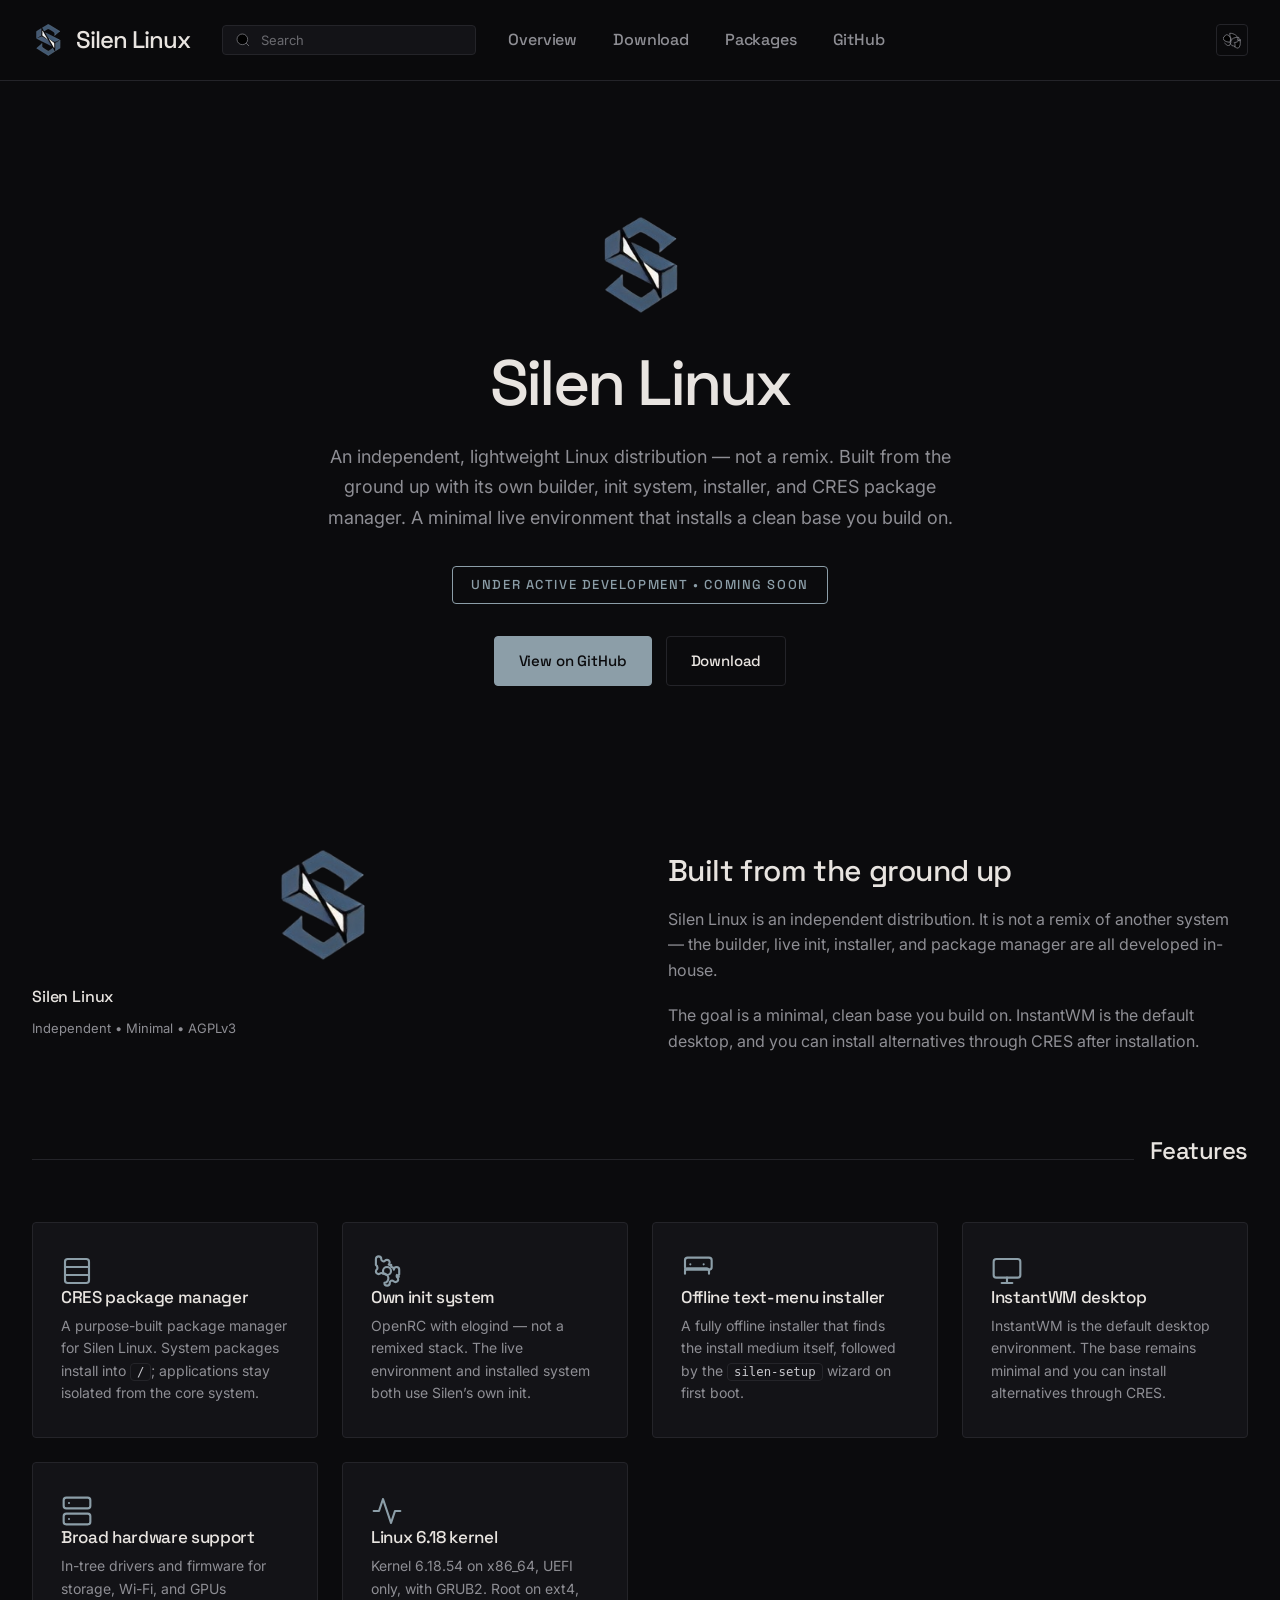
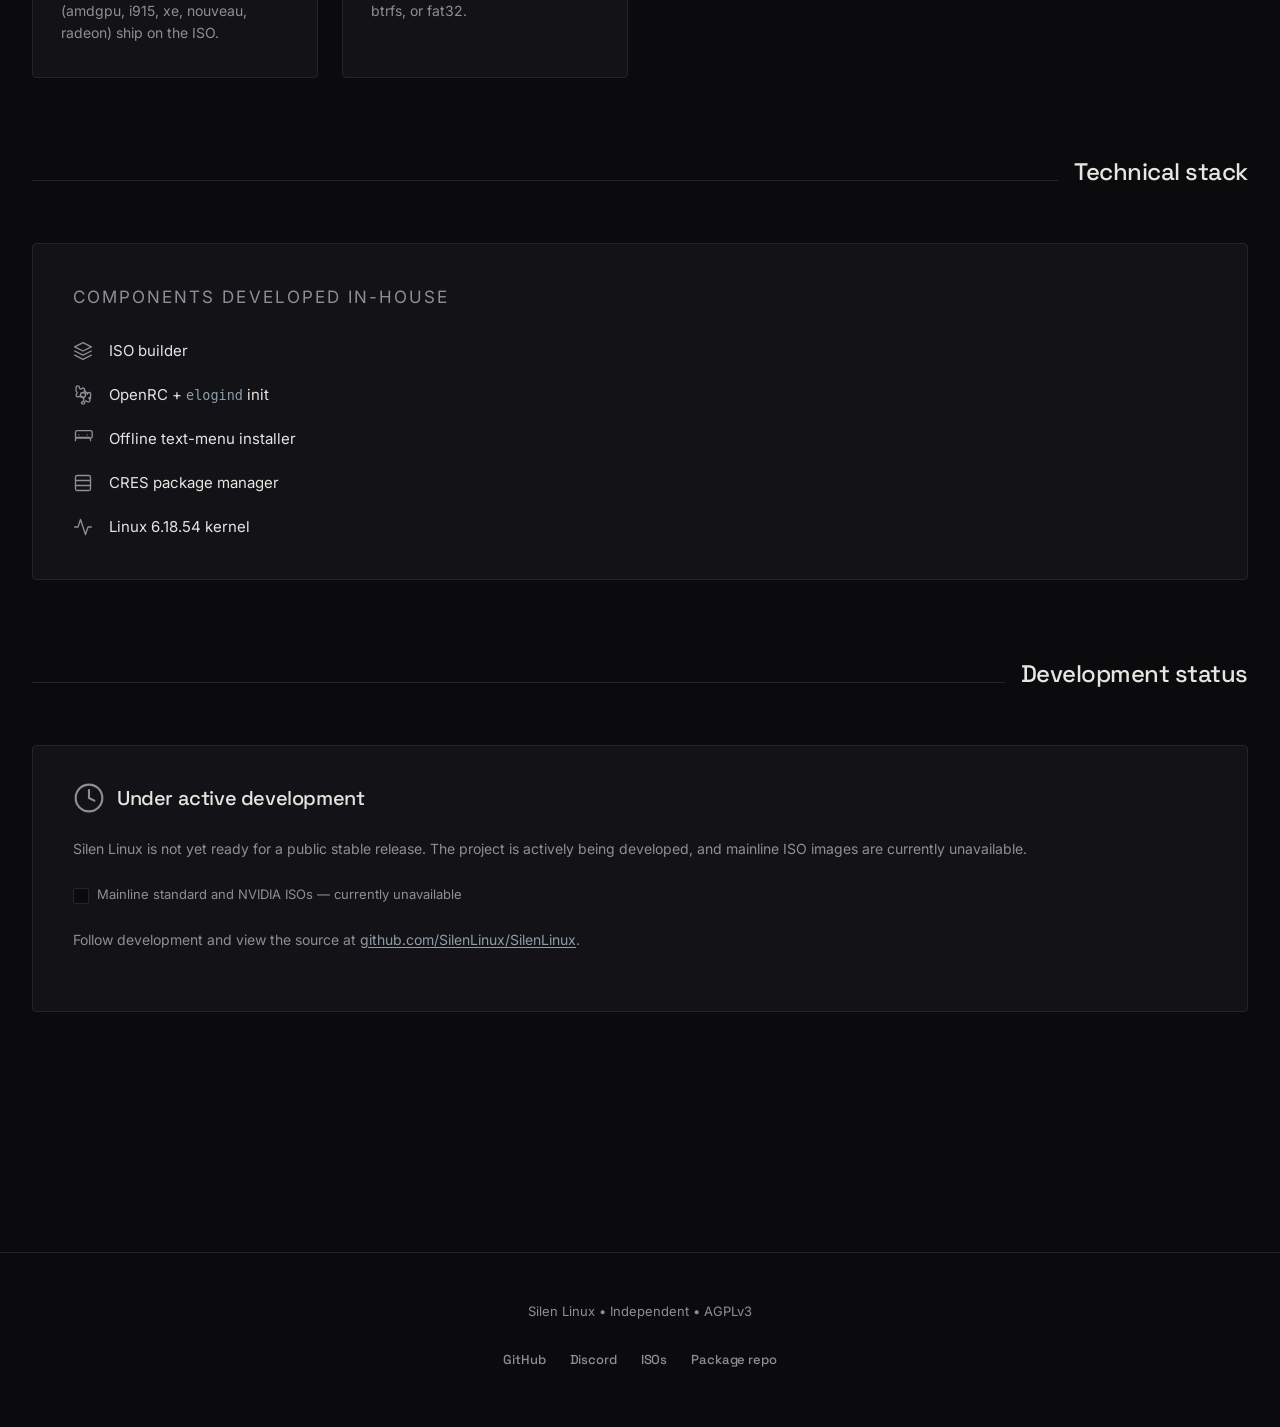
<file: index.html>
<!DOCTYPE html>
<html lang="en">
<head>
    <link rel="preconnect" href="https://fonts.googleapis.com">
    <link rel="preconnect" href="https://fonts.gstatic.com" crossorigin>
    <link href="https://fonts.googleapis.com/css2?family=Inter:wght@400;500&family=Space+Grotesk:wght@400;500&display=swap" rel="stylesheet">
    <meta charset="UTF-8">
    <meta name="viewport" content="width=device-width, initial-scale=1.0">
    <title>Silen Linux - an independent Linux distribution in development</title>
    <meta name="description" content="Silen Linux is an independent, lightweight Linux distribution under active development. Not a remix - built from the ground up with its own builder, init system, installer, and CRES package manager.">
    <link rel="icon" href="favicon.png" type="image/png">
    <link rel="stylesheet" href="styles.css?v=8">
</head>
<body>

<div class="header">
    <div class="header-inner">
        <a class="brand" href="index.html">
            <img src="silen_logo_preffered.png" alt="Silen Linux logo">
            <h1>Silen Linux</h1>
        </a>
        <div class="nav-search">
            <svg viewBox="0 0 24 24"><circle cx="11" cy="11" r="8"/><path d="M21 21l-4.35-4.35"/></svg>
            <input type="text" placeholder="Search">
        </div>
        <nav id="main-nav">
            <a href="index.html">Overview</a>
            <a href="get.html">Download</a>
            <a href="packages.html">Packages</a>
            <a href="github.html">GitHub</a>
        </nav>
        <div class="nav-icons">
            <a href="https://github.com/SilenLinux/SilenLinux" target="_blank" rel="noopener" aria-label="GitHub">
                <svg viewBox="0 0 24 24"><path d="M9 19c-5 1.5-5-2.5-7-3m14 6v-3.87a3.37 3.37 0 0 0-.94-2.61c3.14-.35 6.44-1.54 6.44-4.77 0-0.84-.23-1.55-.55-2.22A11.7 11.7 0 0 0 9 15c-3.42-.23-6.5-1.43-7.83-2.84a9.17 9.17 0 0 0-1.13-2.73C2.29 7.46 3 5 4.42 5c1.07 0 2.12.28 2.94.71A11.25 11.25 0 0 1 9 19m14-6v3.87c0 2.19-.88 4.3-2.36 5.76A3.35 3.35 0 0 1 16.41 21a10 10 0 0 0-4.5-1.44c-1.7-1.44-2.54-3.65-2.25-5.76 0-1.5.37-2.86 1.05-4A11.7 11.7 0 0 1 9 3c2.86 0 5.6.87 7.83 2.49A16 16 0 0 1 20 9c0 1.2-.21 2.34-.67 3.37A10 10 0 0 0 23 13c0-.73-.09-1.45-.23-2.12A3.36 3.36 0 0 0 23 13z"/></svg>
            </a>
            <button class="mobile-menu-btn" aria-label="Toggle menu" aria-expanded="false"><svg class="icon icon-md" viewBox="0 0 24 24"><line x1="4" y1="7" x2="20" y2="7"/><line x1="4" y1="12" x2="20" y2="12"/><line x1="4" y1="17" x2="20" y2="17"/></svg></button>
        </div>
    </div>
</div>

<div class="page">

    <!-- Hero -->
    <section class="hero">
        <img src="silen_logo_preffered.png" alt="Silen Linux logo" class="hero-logo">
        <h1>Silen Linux</h1>
        <p>An independent, lightweight Linux distribution &mdash; not a remix. Built from the ground up with its own builder, init system, installer, and CRES package manager. A minimal live environment that installs a clean base you build on.</p>
        <div class="coming-soon">Under active development &bull; Coming soon</div>
        <div class="actions">
            <a class="btn btn-primary" href="https://github.com/SilenLinux/SilenLinux" target="_blank" rel="noopener">View on GitHub</a>
            <a class="btn btn-outline" href="get.html">Download</a>
        </div>
    </section>

    <!-- Introduction -->
    <section class="intro">
        <div class="intro-brand">
            <img src="silen_logo_preffered.png" alt="Silen Linux logo" class="intro-logo">
            <div style="font-family:'Space Grotesk',sans-serif; font-size:16px; font-weight:500; letter-spacing:-0.01em; color:var(--text);">
                Silen Linux
            </div>
            <p style="font-size:13px; color:var(--text-muted); margin-top:8px;">Independent &bull; Minimal &bull; AGPLv3</p>
        </div>
        <div class="intro-text">
            <h2>Built from the ground up</h2>
            <p>Silen Linux is an independent distribution. It is not a remix of another system &mdash; the builder, live init, installer, and package manager are all developed in-house.</p>
            <p>The goal is a minimal, clean base you build on. InstantWM is the default desktop, and you can install alternatives through CRES after installation.</p>
        </div>
    </section>

    <!-- Features -->
    <section class="section">
        <div class="section-header">
            <div class="section-divider"></div>
            <h2 class="section-title">Features</h2>
        </div>
        <div class="features-grid">
            <div class="feature">
                <svg class="icon icon-lg icon-accent" viewBox="0 0 24 24"><rect x="3" y="3" width="18" height="18" rx="2"/><path d="M3 9h18M3 15h18"/></svg>
                <div class="feature-content">
                    <h3>CRES package manager</h3>
                    <p>A purpose-built package manager for Silen Linux. System packages install into <code>/</code>; applications stay isolated from the core system.</p>
                </div>
            </div>
            <div class="feature">
                <svg class="icon icon-lg icon-accent" viewBox="0 0 24 24"><circle cx="12" cy="12" r="3"/><path d="M19.4 15a1.65 1.65 0 0 0 .33 1.82l.06.06a2 2 0 0 1 0 2.83 2 2 0 0 1-2.83 0l-.06-.06a1.65 1.65 0 0 0-1.82-.33 1.65 1.65 0 0 0-1 1.51V21a2 2 0 0 1-2 2 2 2 0 0 1-2-2v-.09A1.65 1.65 0 0 0 9 14a1.65 1.65 0 0 0-1.82-.33l-.06.06a2 2 0 0 1-2.83 0 2 2 0 0 1 0-2.83l.06-.06a1.65 1.65 0 0 0 .33-1.82 1.65 1.65 0 0 0-1-1.51V3a2 2 0 0 1 2-2 2 2 0 0 1 2 2v.09a1.65 1.65 0 0 0 1 1.51 1.65 1.65 0 0 0 1.82-.33l.06-.06a2 2 0 0 1 2.83 0 2 2 0 0 1 0 2.83l-.06.06a1.65 1.65 0 0 0 1.82.33V9a2 2 0 0 1 2 2 2 2 0 0 1 2-2 2 2 0 0 1 2 2v3.5a1.65 1.65 0 0 0-.33 1.82z"/></svg>
                <div class="feature-content">
                    <h3>Own init system</h3>
                    <p>OpenRC with elogind &mdash; not a remixed stack. The live environment and installed system both use Silen&rsquo;s own init.</p>
                </div>
            </div>
            <div class="feature">
                <svg class="icon icon-lg icon-accent" viewBox="0 0 24 24"><path d="M21 14v-2a2 2 0 0 0-2-2H5a2 2 0 0 0-2 2v2"/><line x1="7" y1="7" x2="7" y2="7"/><line x1="17" y1="7" x2="17" y2="7"/><path d="M3 11h18a2 2 0 0 0 2-2v-5a2 2 0 0 0-2-2H5a2 2 0 0 0-2 2v5a2 2 0 0 0 2 2"/></svg>
                <div class="feature-content">
                    <h3>Offline text-menu installer</h3>
                    <p>A fully offline installer that finds the install medium itself, followed by the <code>silen-setup</code> wizard on first boot.</p>
                </div>
            </div>
            <div class="feature">
                <svg class="icon icon-lg icon-accent" viewBox="0 0 24 24"><rect x="2" y="3" width="20" height="14" rx="2" ry="2"/><line x1="8" y1="21" x2="16" y2="21"/><line x1="12" y1="17" x2="12" y2="21"/></svg>
                <div class="feature-content">
                    <h3>InstantWM desktop</h3>
                    <p>InstantWM is the default desktop environment. The base remains minimal and you can install alternatives through CRES.</p>
                </div>
            </div>
            <div class="feature">
                <svg class="icon icon-lg icon-accent" viewBox="0 0 24 24"><rect x="2" y="2" width="20" height="8" rx="2" ry="2"/><rect x="2" y="14" width="20" height="8" rx="2" ry="2"/><line x1="6" y1="6" x2="6.01" y2="6"/><line x1="6" y1="18" x2="6.01" y2="18"/></svg>
                <div class="feature-content">
                    <h3>Broad hardware support</h3>
                    <p>In-tree drivers and firmware for storage, Wi-Fi, and GPUs (amdgpu, i915, xe, nouveau, radeon) ship on the ISO.</p>
                </div>
            </div>
            <div class="feature">
                <svg class="icon icon-lg icon-accent" viewBox="0 0 24 24"><polyline points="22 12 18 12 15 21 9 3 6 12 2 12"/></svg>
                <div class="feature-content">
                    <h3>Linux 6.18 kernel</h3>
                    <p>Kernel 6.18.54 on x86_64, UEFI only, with GRUB2. Root on ext4, btrfs, or fat32.</p>
                </div>
            </div>
        </div>
    </section>

    <!-- Architecture / Stack -->
    <section class="section">
        <div class="section-header">
            <div class="section-divider"></div>
            <h2 class="section-title">Technical stack</h2>
        </div>
        <div class="stack">
            <div class="stack-title">Components developed in-house</div>
            <div class="stack-items">
                <div class="stack-item">
                    <svg class="icon" viewBox="0 0 24 24"><path d="M12 2L2 7l10 5 10-5-10-5zM2 17l10 5 10-5M2 12l10 5 10-5"/></svg>
                    <span>ISO builder</span>
                </div>
                <div class="stack-item">
                    <svg class="icon" viewBox="0 0 24 24"><circle cx="12" cy="12" r="3"/><path d="M19.4 15a1.65 1.65 0 0 0 .33 1.82l.06.06a2 2 0 0 1 0 2.83 2 2 0 0 1-2.83 0l-.06-.06a1.65 1.65 0 0 0-1.82-.33 1.65 1.65 0 0 0-1 1.51V21a2 2 0 0 1-2 2 2 2 0 0 1-2-2v-.09A1.65 1.65 0 0 0 9 14a1.65 1.65 0 0 0-1.82-.33l-.06.06a2 2 0 0 1-2.83 0 2 2 0 0 1 0-2.83l.06-.06a1.65 1.65 0 0 0 .33-1.82 1.65 1.65 0 0 0-1-1.51V3a2 2 0 0 1 2-2 2 2 0 0 1 2 2v.09a1.65 1.65 0 0 0 1 1.51 1.65 1.65 0 0 0 1.82-.33l.06-.06a2 2 0 0 1 2.83 0 2 2 0 0 1 0 2.83l-.06.06a1.65 1.65 0 0 0 1.82.33V9a2 2 0 0 1 2 2 2 2 0 0 1 2-2 2 2 0 0 1 2 2v3.5a1.65 1.65 0 0 0-.33 1.82z"/></svg>
                    <span>OpenRC + <code>elogind</code> init</span>
                </div>
                <div class="stack-item">
                    <svg class="icon" viewBox="0 0 24 24"><path d="M21 14v-2a2 2 0 0 0-2-2H5a2 2 0 0 0-2 2v2"/><line x1="7" y1="7" x2="7" y2="7"/><line x1="17" y1="7" x2="17" y2="7"/><path d="M3 11h18a2 2 0 0 0 2-2v-5a2 2 0 0 0-2-2H5a2 2 0 0 0-2 2v5a2 2 0 0 0 2 2"/></svg>
                    <span>Offline text-menu installer</span>
                </div>
                <div class="stack-item">
                    <svg class="icon" viewBox="0 0 24 24"><rect x="3" y="3" width="18" height="18" rx="2"/><path d="M3 9h18M3 15h18"/></svg>
                    <span>CRES package manager</span>
                </div>
                <div class="stack-item">
                    <svg class="icon" viewBox="0 0 24 24"><polyline points="22 12 18 12 15 21 9 3 6 12 2 12"/></svg>
                    <span>Linux 6.18.54 kernel</span>
                </div>
            </div>
        </div>
    </section>

    <!-- Development status -->
    <section class="section">
        <div class="section-header">
            <div class="section-divider"></div>
            <h2 class="section-title">Development status</h2>
        </div>
        <div class="dev-status">
            <div class="dev-status-header">
                <svg class="icon icon-lg icon-muted" viewBox="0 0 24 24"><circle cx="12" cy="12" r="10"/><path d="M12 6v6l4 2"/></svg>
                <h2>Under active development</h2>
            </div>
            <p>Silen Linux is not yet ready for a public stable release. The project is actively being developed, and mainline ISO images are currently unavailable.</p>
            <ul>
                <li>Mainline standard and NVIDIA ISOs &mdash; currently unavailable</li>
            </ul>
            <p style="margin-top:24px;">Follow development and view the source at <a href="https://github.com/SilenLinux/SilenLinux" target="_blank" rel="noopener">github.com/SilenLinux/SilenLinux</a>.</p>
        </div>
    </section>

</div>

<div class="footer">
    <div class="footer-inner">
        <p>Silen Linux &bull; Independent &bull; AGPLv3</p>
        <nav>
            <a href="https://github.com/SilenLinux/SilenLinux" target="_blank" rel="noopener">GitHub</a>
            <a href="https://discord.gg/6b4uaaQDzN" target="_blank" rel="noopener">Discord</a>
            <a href="https://huggingface.co/datasets/vgzz/silen-isos" target="_blank" rel="noopener">ISOs</a>
            <a href="https://huggingface.co/datasets/vgzz/spk-pkgs/tree/main/packages" target="_blank" rel="noopener">Package repo</a>
        </nav>
    </div>
</div>

<script>
    const btn = document.querySelector('.mobile-menu-btn');
    const nav = document.getElementById('main-nav');
    btn.addEventListener('click', () => {
        const open = nav.classList.toggle('open');
        btn.setAttribute('aria-expanded', open);
    });
</script>

</body>
</html>
</file>
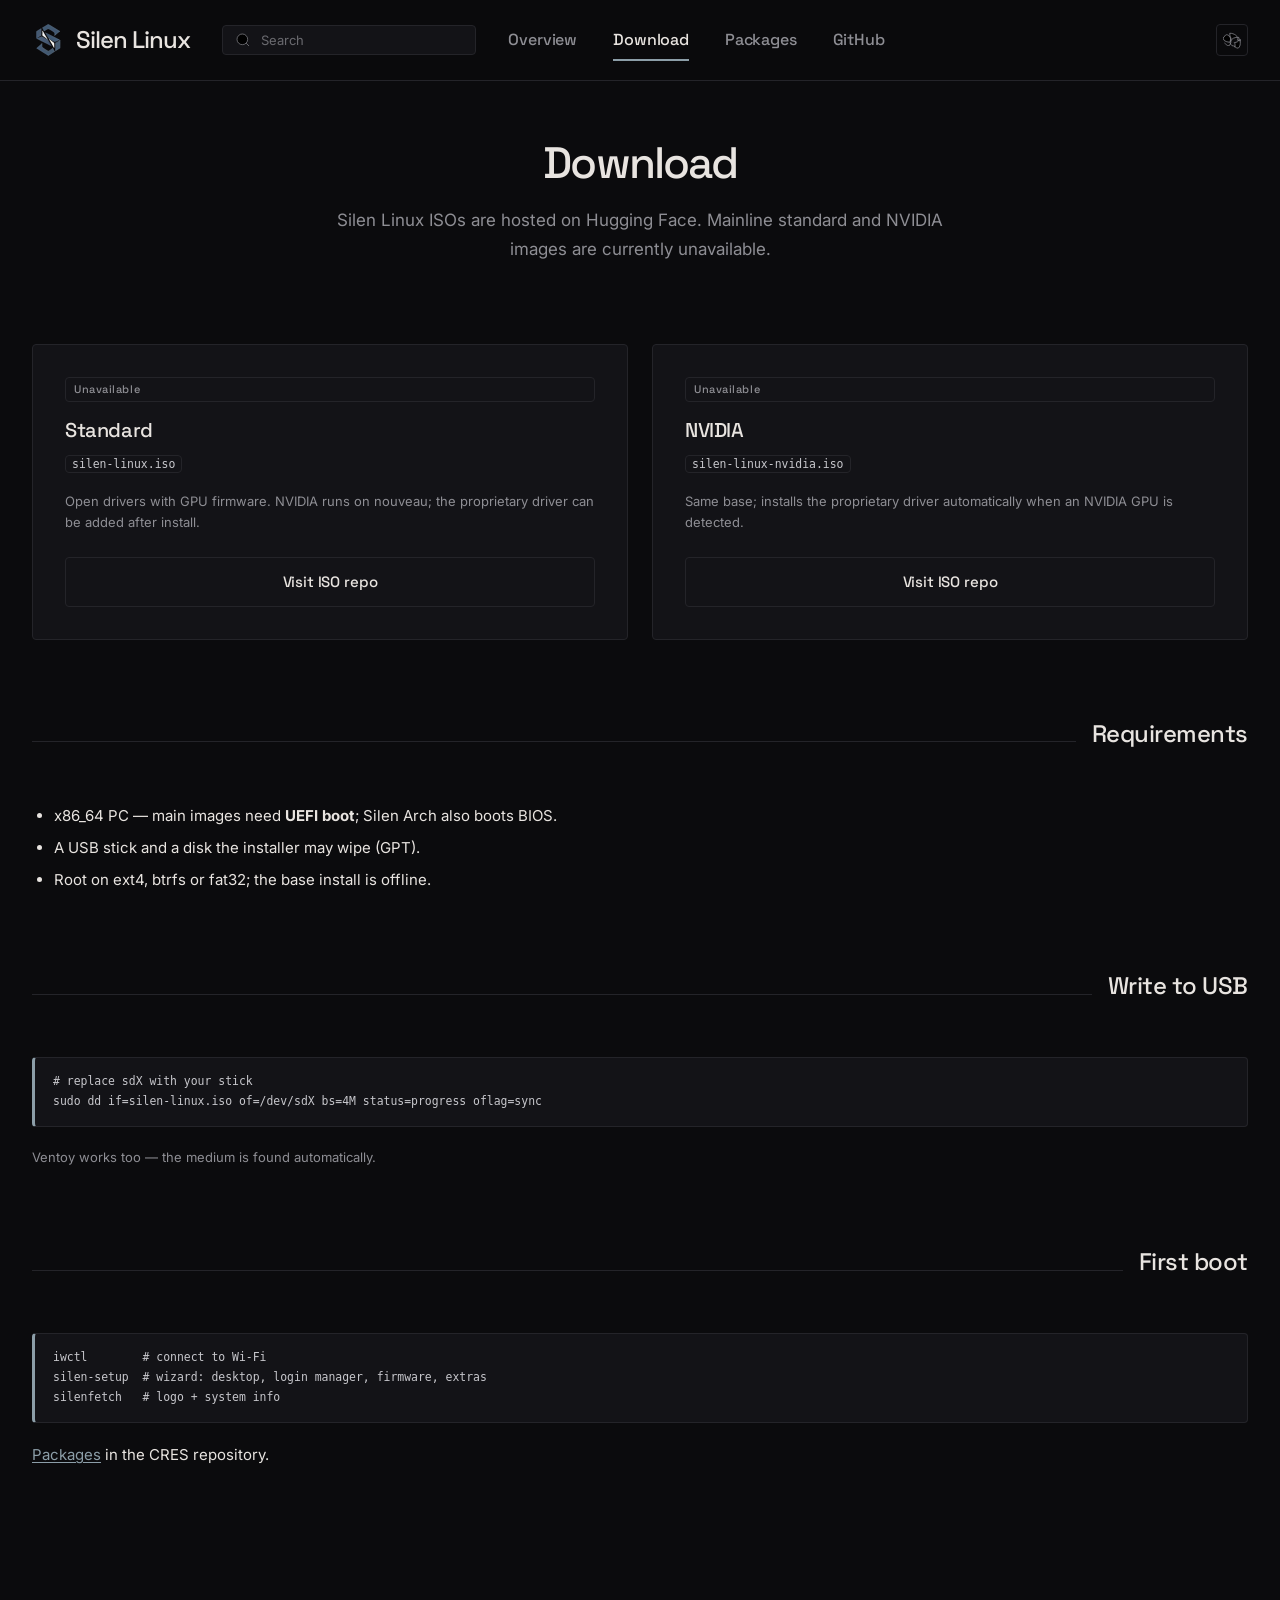
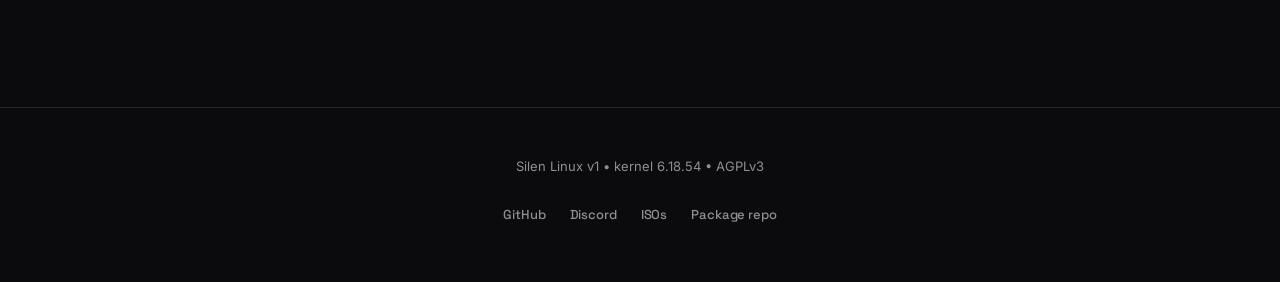
<file: get.html>
<!DOCTYPE html>
<html lang="en">
<head>
    <link rel="preconnect" href="https://fonts.googleapis.com">
    <link rel="preconnect" href="https://fonts.gstatic.com" crossorigin>
    <link href="https://fonts.googleapis.com/css2?family=Inter:wght@400;500&family=Space+Grotesk:wght@400;500&display=swap" rel="stylesheet">
    <meta charset="UTF-8">
    <meta name="viewport" content="width=device-width, initial-scale=1.0">
    <title>Silen Linux - download</title>
    <meta name="description" content="Silen Linux ISO images: standard, NVIDIA, Arch and Void variants. Mainline variants currently unavailable.">
    <link rel="icon" href="favicon.png" type="image/png">
    <link rel="stylesheet" href="styles.css?v=9">
</head>
<body>

<div class="header">
    <div class="header-inner">
        <a class="brand" href="index.html">
            <img src="silen_logo_preffered.png" alt="Silen Linux logo">
            <h1>Silen Linux</h1>
        </a>
        <div class="nav-search">
            <svg viewBox="0 0 24 24"><circle cx="11" cy="11" r="8"/><path d="M21 21l-4.35-4.35"/></svg>
            <input type="text" placeholder="Search">
        </div>
        <nav id="main-nav">
            <a href="index.html">Overview</a>
            <a href="get.html" class="active">Download</a>
            <a href="packages.html">Packages</a>
            <a href="github.html">GitHub</a>
        </nav>
        <div class="nav-icons">
            <a href="https://github.com/SilenLinux/SilenLinux" target="_blank" rel="noopener" aria-label="GitHub">
                <svg viewBox="0 0 24 24"><path d="M9 19c-5 1.5-5-2.5-7-3m14 6v-3.87a3.37 3.37 0 0 0-.94-2.61c3.14-.35 6.44-1.54 6.44-4.77 0-0.84-.23-1.55-.55-2.22A11.7 11.7 0 0 0 9 15c-3.42-.23-6.5-1.43-7.83-2.84a9.17 9.17 0 0 0-1.13-2.73C2.29 7.46 3 5 4.42 5c1.07 0 2.12.28 2.94.71A11.25 11.25 0 0 1 9 19m14-6v3.87c0 2.19-.88 4.3-2.36 5.76A3.35 3.35 0 0 1 16.41 21a10 10 0 0 0-4.5-1.44c-1.7-1.44-2.54-3.65-2.25-5.76 0-1.5.37-2.86 1.05-4A11.7 11.7 0 0 1 9 3c2.86 0 5.6.87 7.83 2.49A16 16 0 0 1 20 9c0 1.2-.21 2.34-.67 3.37A10 10 0 0 0 23 13c0-.73-.09-1.45-.23-2.12A3.36 3.36 0 0 0 23 13z"/></svg>
            </a>
            <button class="mobile-menu-btn" aria-label="Toggle menu" aria-expanded="false"><svg class="icon icon-md" viewBox="0 0 24 24"><line x1="4" y1="7" x2="20" y2="7"/><line x1="4" y1="12" x2="20" y2="12"/><line x1="4" y1="17" x2="20" y2="17"/></svg></button>
        </div>
    </div>
</div>

<div class="page">

    <!-- Hero-style intro -->
    <section class="download-hero">
        <div class="download-hero-text">
            <h2>Download</h2>
            <p>Silen Linux ISOs are hosted on Hugging Face. Mainline standard and NVIDIA images are currently unavailable.</p>
        </div>
    </section>

    <!-- Images -->
    <section class="section">
        <div class="download-cards">
            <div class="download-card">
                <div class="card-badge status-unavailable">Unavailable</div>
                <h3>Standard</h3>
                <p class="card-file"><code>silen-linux.iso</code></p>
                <p class="card-desc">Open drivers with GPU firmware. NVIDIA runs on nouveau; the proprietary driver can be added after install.</p>
                <a class="btn btn-outline card-btn" href="https://huggingface.co/datasets/vgzz/silen-isos" target="_blank" rel="noopener">Visit ISO repo</a>
            </div>
            <div class="download-card">
                <div class="card-badge status-unavailable">Unavailable</div>
                <h3>NVIDIA</h3>
                <p class="card-file"><code>silen-linux-nvidia.iso</code></p>
                <p class="card-desc">Same base; installs the proprietary driver automatically when an NVIDIA GPU is detected.</p>
                <a class="btn btn-outline card-btn" href="https://huggingface.co/datasets/vgzz/silen-isos" target="_blank" rel="noopener">Visit ISO repo</a>
            </div>
        </div>
    </section>

    <!-- Requirements -->
    <section class="section">
        <div class="section-header">
            <div class="section-divider"></div>
            <h2 class="section-title">Requirements</h2>
        </div>
        <ul>
            <li>x86_64 PC &mdash; main images need <strong>UEFI boot</strong>; Silen Arch also boots BIOS.</li>
            <li>A USB stick and a disk the installer may wipe (GPT).</li>
            <li>Root on ext4, btrfs or fat32; the base install is offline.</li>
        </ul>
    </section>

    <!-- Write to USB -->
    <section class="section">
        <div class="section-header">
            <div class="section-divider"></div>
            <h2 class="section-title">Write to USB</h2>
        </div>
<pre><code># replace sdX with your stick
sudo dd if=silen-linux.iso of=/dev/sdX bs=4M status=progress oflag=sync</code></pre>
        <p class="muted" style="font-size:13px;">Ventoy works too &mdash; the medium is found automatically.</p>
    </section>

    <!-- First boot -->
    <section class="section">
        <div class="section-header">
            <div class="section-divider"></div>
            <h2 class="section-title">First boot</h2>
        </div>
<pre><code>iwctl        # connect to Wi-Fi
silen-setup  # wizard: desktop, login manager, firmware, extras
silenfetch   # logo + system info</code></pre>
        <p><a href="packages.html">Packages</a> in the CRES repository.</p>
    </section>

</div>

<div class="footer">
    <div class="footer-inner">
        <p>Silen Linux v1 &bull; kernel 6.18.54 &bull; AGPLv3</p>
        <nav>
            <a href="https://github.com/SilenLinux/SilenLinux" target="_blank" rel="noopener">GitHub</a>
            <a href="https://discord.gg/6b4uaaQDzN" target="_blank" rel="noopener">Discord</a>
            <a href="https://huggingface.co/datasets/vgzz/silen-isos" target="_blank" rel="noopener">ISOs</a>
            <a href="https://huggingface.co/datasets/vgzz/spk-pkgs/tree/main/packages" target="_blank" rel="noopener">Package repo</a>
        </nav>
    </div>
</div>

<script>
    const btn = document.querySelector('.mobile-menu-btn');
    const nav = document.getElementById('main-nav');
    btn.addEventListener('click', () => {
        const open = nav.classList.toggle('open');
        btn.setAttribute('aria-expanded', open);
    });
</script>

</body>
</html>
</file>
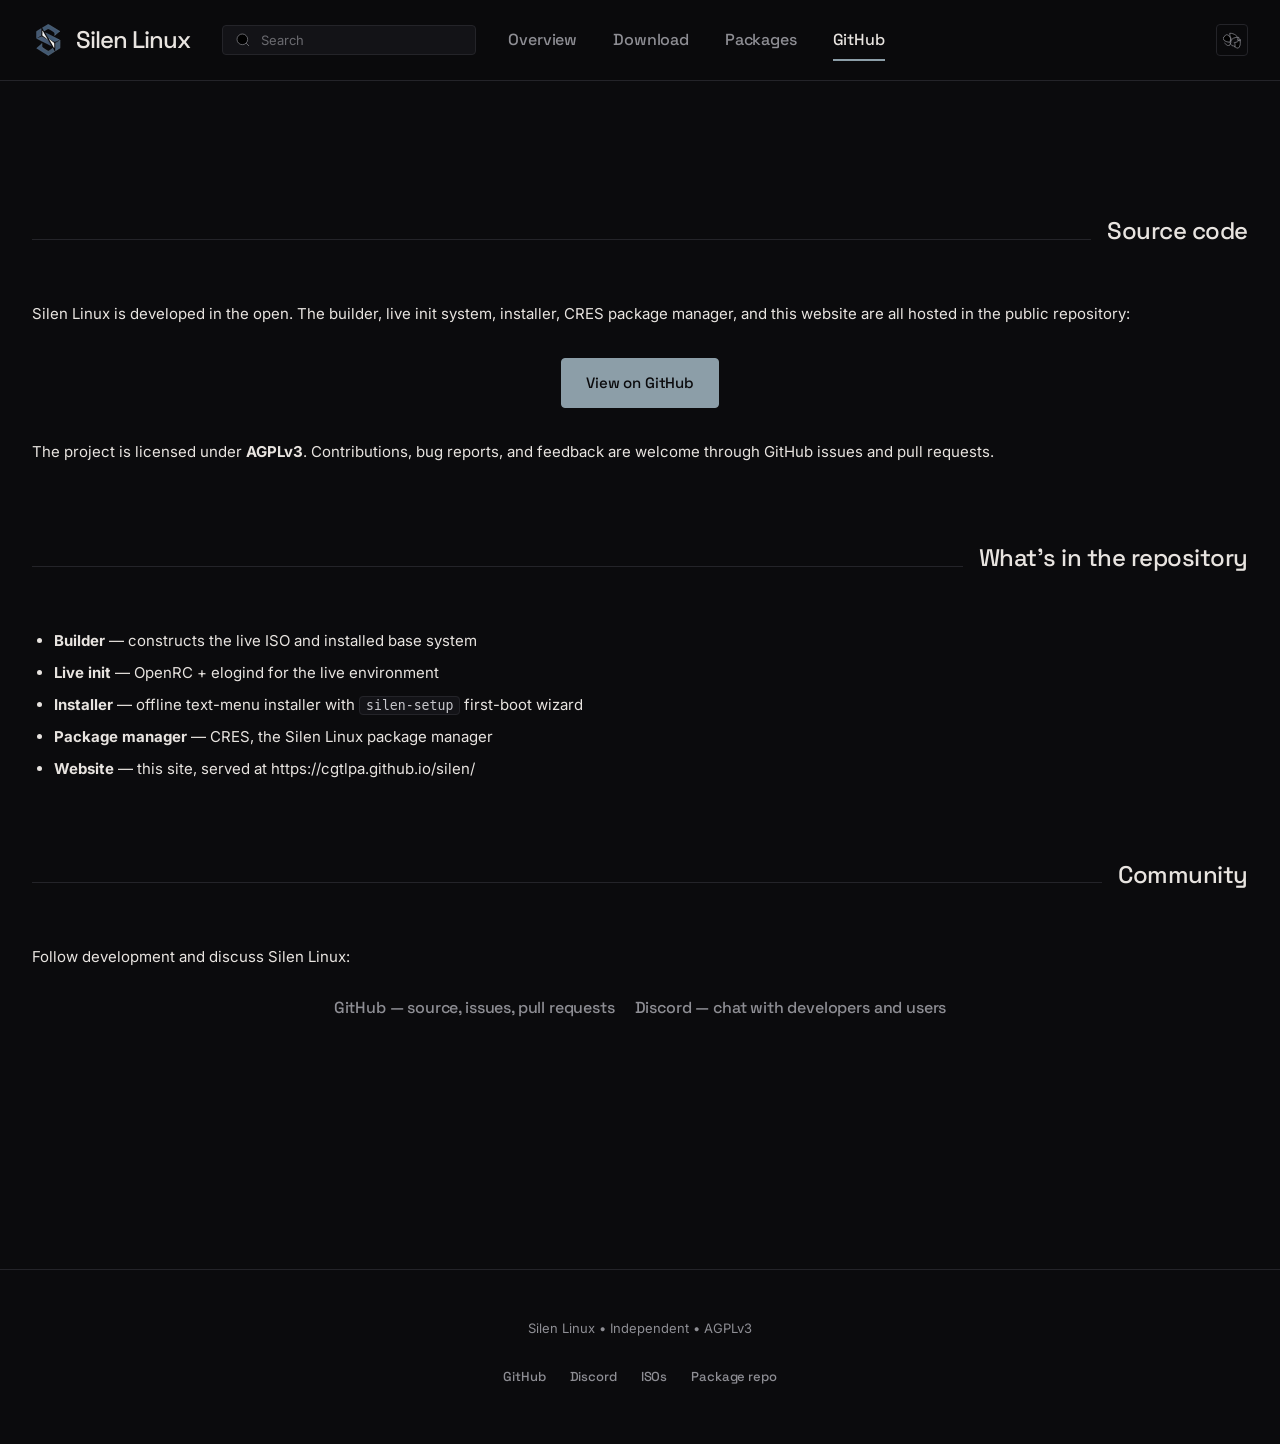
<file: github.html>
<!DOCTYPE html>
<html lang="en">
<head>
    <link rel="preconnect" href="https://fonts.googleapis.com">
    <link rel="preconnect" href="https://fonts.gstatic.com" crossorigin>
    <link href="https://fonts.googleapis.com/css2?family=Inter:wght@400;500&family=Space+Grotesk:wght@400;500&display=swap" rel="stylesheet">
    <meta charset="UTF-8">
    <meta name="viewport" content="width=device-width, initial-scale=1.0">
    <title>Silen Linux - source code on GitHub</title>
    <meta name="description" content="Silen Linux source code and issue tracker on GitHub. Independent, lightweight Linux distribution developed in the open under AGPLv3.">
    <link rel="icon" href="favicon.png" type="image/png">
    <link rel="stylesheet" href="styles.css?v=8">
</head>
<body>

<div class="header">
    <div class="header-inner">
        <a class="brand" href="index.html">
            <img src="silen_logo_preffered.png" alt="Silen Linux logo">
            <h1>Silen Linux</h1>
        </a>
        <div class="nav-search">
            <svg viewBox="0 0 24 24"><circle cx="11" cy="11" r="8"/><path d="M21 21l-4.35-4.35"/></svg>
            <input type="text" placeholder="Search">
        </div>
        <nav id="main-nav">
            <a href="index.html">Overview</a>
            <a href="get.html">Download</a>
            <a href="packages.html">Packages</a>
            <a href="github.html" class="active">GitHub</a>
        </nav>
        <div class="nav-icons">
            <a href="https://github.com/SilenLinux/SilenLinux" target="_blank" rel="noopener" aria-label="GitHub">
                <svg viewBox="0 0 24 24"><path d="M9 19c-5 1.5-5-2.5-7-3m14 6v-3.87a3.37 3.37 0 0 0-.94-2.61c3.14-.35 6.44-1.54 6.44-4.77 0-0.84-.23-1.55-.55-2.22A11.7 11.7 0 0 0 9 15c-3.42-.23-6.5-1.43-7.83-2.84a9.17 9.17 0 0 0-1.13-2.73C2.29 7.46 3 5 4.42 5c1.07 0 2.12.28 2.94.71A11.25 11.25 0 0 1 9 19m14-6v3.87c0 2.19-.88 4.3-2.36 5.76A3.35 3.35 0 0 1 16.41 21a10 10 0 0 0-4.5-1.44c-1.7-1.44-2.54-3.65-2.25-5.76 0-1.5.37-2.86 1.05-4A11.7 11.7 0 0 1 9 3c2.86 0 5.6.87 7.83 2.49A16 16 0 0 1 20 9c0 1.2-.21 2.34-.67 3.37A10 10 0 0 0 23 13c0-.73-.09-1.45-.23-2.12A3.36 3.36 0 0 0 23 13z"/></svg>
            </a>
            <button class="mobile-menu-btn" aria-label="Toggle menu" aria-expanded="false"><svg class="icon icon-md" viewBox="0 0 24 24"><line x1="4" y1="7" x2="20" y2="7"/><line x1="4" y1="12" x2="20" y2="12"/><line x1="4" y1="17" x2="20" y2="17"/></svg></button>
        </div>
    </div>
</div>

<div class="page">

    <!-- Source code -->
    <section class="section">
        <div class="section-header">
            <div class="section-divider"></div>
            <h2 class="section-title">Source code</h2>
        </div>
        <p>Silen Linux is developed in the open. The builder, live init system, installer, CRES package manager, and this website are all hosted in the public repository:</p>
        <div style="text-align:center; margin:32px 0;">
            <a class="btn btn-primary" href="https://github.com/SilenLinux/SilenLinux" target="_blank" rel="noopener">View on GitHub</a>
        </div>
        <p>The project is licensed under <strong>AGPLv3</strong>. Contributions, bug reports, and feedback are welcome through GitHub issues and pull requests.</p>
    </section>

    <!-- What's in the repository -->
    <section class="section">
        <div class="section-header">
            <div class="section-divider"></div>
            <h2 class="section-title">What&rsquo;s in the repository</h2>
        </div>
        <ul>
            <li><strong>Builder</strong> &mdash; constructs the live ISO and installed base system</li>
            <li><strong>Live init</strong> &mdash; OpenRC + elogind for the live environment</li>
            <li><strong>Installer</strong> &mdash; offline text-menu installer with <code>silen-setup</code> first-boot wizard</li>
            <li><strong>Package manager</strong> &mdash; CRES, the Silen Linux package manager</li>
            <li><strong>Website</strong> &mdash; this site, served at https://cgtlpa.github.io/silen/</li>
        </ul>
    </section>

    <!-- Community -->
    <section class="section">
        <div class="section-header">
            <div class="section-divider"></div>
            <h2 class="section-title">Community</h2>
        </div>
        <p>Follow development and discuss Silen Linux:</p>
        <nav style="display:flex; gap:20px; justify-content:center; flex-wrap:wrap;">
            <a href="https://github.com/SilenLinux/SilenLinux" target="_blank" rel="noopener">GitHub &mdash; source, issues, pull requests</a>
            <a href="https://discord.gg/6b4uaaQDzN" target="_blank" rel="noopener">Discord &mdash; chat with developers and users</a>
        </nav>
    </section>

</div>

<div class="footer">
    <div class="footer-inner">
        <p>Silen Linux &bull; Independent &bull; AGPLv3</p>
        <nav>
            <a href="https://github.com/SilenLinux/SilenLinux" target="_blank" rel="noopener">GitHub</a>
            <a href="https://discord.gg/6b4uaaQDzN" target="_blank" rel="noopener">Discord</a>
            <a href="https://huggingface.co/datasets/vgzz/silen-isos" target="_blank" rel="noopener">ISOs</a>
            <a href="https://huggingface.co/datasets/vgzz/spk-pkgs/tree/main/packages" target="_blank" rel="noopener">Package repo</a>
        </nav>
    </div>
</div>

<script>
    const btn = document.querySelector('.mobile-menu-btn');
    const nav = document.getElementById('main-nav');
    btn.addEventListener('click', () => {
        const open = nav.classList.toggle('open');
        btn.setAttribute('aria-expanded', open);
    });
</script>

</body>
</html>
</file>
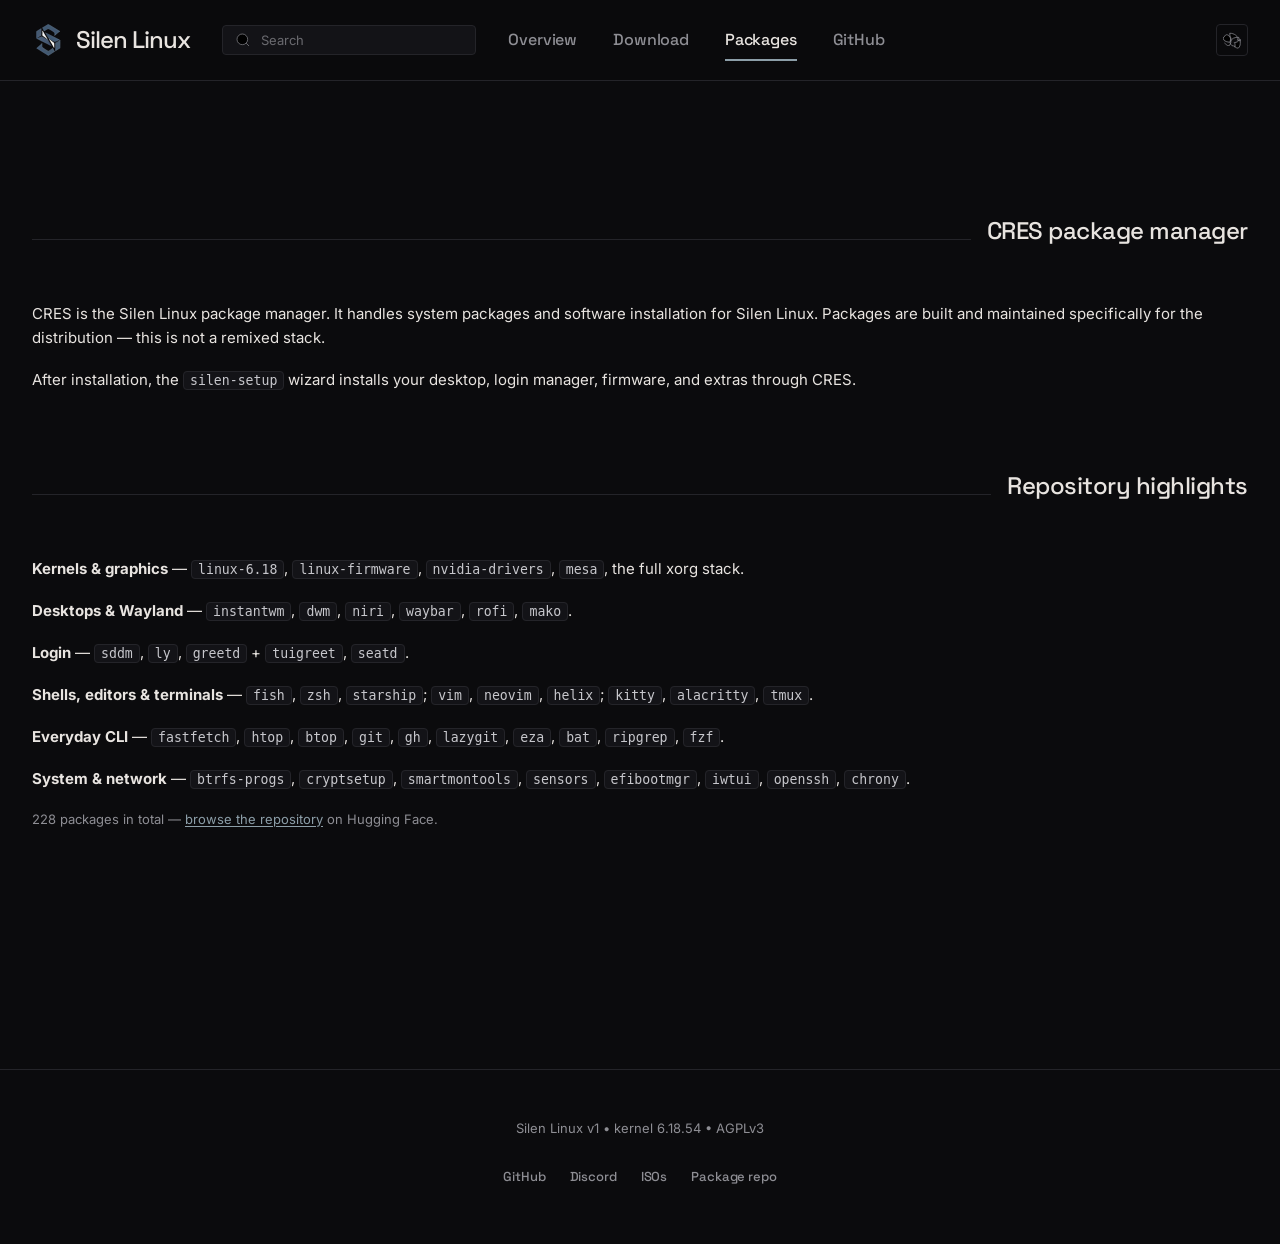
<file: packages.html>
<!DOCTYPE html>
<html lang="en">
<head>
    <link rel="preconnect" href="https://fonts.googleapis.com">
    <link rel="preconnect" href="https://fonts.gstatic.com" crossorigin>
    <link href="https://fonts.googleapis.com/css2?family=Inter:wght@400;500&family=Space+Grotesk:wght@400;500&display=swap" rel="stylesheet">
    <meta charset="UTF-8">
    <meta name="viewport" content="width=device-width, initial-scale=1.0">
    <title>Silen Linux - packages</title>
    <meta name="description" content="CRES is the Silen Linux package manager. Browse the repository: kernels, firmware, drivers, desktops, terminals and everyday CLI tools.">
    <link rel="icon" href="favicon.png" type="image/png">
    <link rel="stylesheet" href="styles.css?v=8">
</head>
<body>

<div class="header">
    <div class="header-inner">
        <a class="brand" href="index.html">
            <img src="silen_logo_preffered.png" alt="Silen Linux logo">
            <h1>Silen Linux</h1>
        </a>
        <div class="nav-search">
            <svg viewBox="0 0 24 24"><circle cx="11" cy="11" r="8"/><path d="M21 21l-4.35-4.35"/></svg>
            <input type="text" placeholder="Search">
        </div>
        <nav id="main-nav">
            <a href="index.html">Overview</a>
            <a href="get.html">Download</a>
            <a href="packages.html" class="active">Packages</a>
            <a href="github.html">GitHub</a>
        </nav>
        <div class="nav-icons">
            <a href="https://github.com/SilenLinux/SilenLinux" target="_blank" rel="noopener" aria-label="GitHub">
                <svg viewBox="0 0 24 24"><path d="M9 19c-5 1.5-5-2.5-7-3m14 6v-3.87a3.37 3.37 0 0 0-.94-2.61c3.14-.35 6.44-1.54 6.44-4.77 0-0.84-.23-1.55-.55-2.22A11.7 11.7 0 0 0 9 15c-3.42-.23-6.5-1.43-7.83-2.84a9.17 9.17 0 0 0-1.13-2.73C2.29 7.46 3 5 4.42 5c1.07 0 2.12.28 2.94.71A11.25 11.25 0 0 1 9 19m14-6v3.87c0 2.19-.88 4.3-2.36 5.76A3.35 3.35 0 0 1 16.41 21a10 10 0 0 0-4.5-1.44c-1.7-1.44-2.54-3.65-2.25-5.76 0-1.5.37-2.86 1.05-4A11.7 11.7 0 0 1 9 3c2.86 0 5.6.87 7.83 2.49A16 16 0 0 1 20 9c0 1.2-.21 2.34-.67 3.37A10 10 0 0 0 23 13c0-.73-.09-1.45-.23-2.12A3.36 3.36 0 0 0 23 13z"/></svg>
            </a>
            <button class="mobile-menu-btn" aria-label="Toggle menu" aria-expanded="false"><svg class="icon icon-md" viewBox="0 0 24 24"><line x1="4" y1="7" x2="20" y2="7"/><line x1="4" y1="12" x2="20" y2="12"/><line x1="4" y1="17" x2="20" y2="17"/></svg></button>
        </div>
    </div>
</div>

<div class="page">

    <!-- CRES overview -->
    <section class="section">
        <div class="section-header">
            <div class="section-divider"></div>
            <h2 class="section-title">CRES package manager</h2>
        </div>
        <p>CRES is the Silen Linux package manager. It handles system packages and software installation for Silen Linux. Packages are built and maintained specifically for the distribution &mdash; this is not a remixed stack.</p>
        <p>After installation, the <code>silen-setup</code> wizard installs your desktop, login manager, firmware, and extras through CRES.</p>
    </section>

    <!-- Repository highlights -->
    <section class="section">
        <div class="section-header">
            <div class="section-divider"></div>
            <h2 class="section-title">Repository highlights</h2>
        </div>
        <p><strong>Kernels &amp; graphics</strong> &mdash; <code>linux-6.18</code>, <code>linux-firmware</code>, <code>nvidia-drivers</code>, <code>mesa</code>, the full xorg stack.</p>
        <p><strong>Desktops &amp; Wayland</strong> &mdash; <code>instantwm</code>, <code>dwm</code>, <code>niri</code>, <code>waybar</code>, <code>rofi</code>, <code>mako</code>.</p>
        <p><strong>Login</strong> &mdash; <code>sddm</code>, <code>ly</code>, <code>greetd</code> + <code>tuigreet</code>, <code>seatd</code>.</p>
        <p><strong>Shells, editors &amp; terminals</strong> &mdash; <code>fish</code>, <code>zsh</code>, <code>starship</code>; <code>vim</code>, <code>neovim</code>, <code>helix</code>; <code>kitty</code>, <code>alacritty</code>, <code>tmux</code>.</p>
        <p><strong>Everyday CLI</strong> &mdash; <code>fastfetch</code>, <code>htop</code>, <code>btop</code>, <code>git</code>, <code>gh</code>, <code>lazygit</code>, <code>eza</code>, <code>bat</code>, <code>ripgrep</code>, <code>fzf</code>.</p>
        <p><strong>System &amp; network</strong> &mdash; <code>btrfs-progs</code>, <code>cryptsetup</code>, <code>smartmontools</code>, <code>sensors</code>, <code>efibootmgr</code>, <code>iwtui</code>, <code>openssh</code>, <code>chrony</code>.</p>
        <p class="muted" style="font-size:13px;">228 packages in total &mdash; <a href="https://huggingface.co/datasets/vgzz/spk-pkgs/tree/main/packages" target="_blank" rel="noopener">browse the repository</a> on Hugging Face.</p>
    </section>

</div>

<div class="footer">
    <div class="footer-inner">
        <p>Silen Linux v1 &bull; kernel 6.18.54 &bull; AGPLv3</p>
        <nav>
            <a href="https://github.com/SilenLinux/SilenLinux" target="_blank" rel="noopener">GitHub</a>
            <a href="https://discord.gg/6b4uaaQDzN" target="_blank" rel="noopener">Discord</a>
            <a href="https://huggingface.co/datasets/vgzz/silen-isos" target="_blank" rel="noopener">ISOs</a>
            <a href="https://huggingface.co/datasets/vgzz/spk-pkgs/tree/main/packages" target="_blank" rel="noopener">Package repo</a>
        </nav>
    </div>
</div>

<script>
    const btn = document.querySelector('.mobile-menu-btn');
    const nav = document.getElementById('main-nav');
    btn.addEventListener('click', () => {
        const open = nav.classList.toggle('open');
        btn.setAttribute('aria-expanded', open);
    });
</script>

</body>
</html>
</file>
<file: styles.css>
/* Silen Linux - modern, minimal, technical.
   Dark charcoal + muted steel palette. No emojis, no AI-generated noise. */

* {
    box-sizing: border-box;
    margin: 0;
    padding: 0;
}

:root {
    --bg: #0b0b0d;
    --surface: #131317;
    --surface-hover: #1c1c22;
    --border: #242429;
    --text: #e8e4e0;
    --text-muted: #8e8e94;
    --accent: #8c9ea8;
    --accent-hover: #b3c3cc;
    --code-bg: #131317;
    --code-text: #c7c7cc;
    --radius: 4px;
    --max-width: 1320px;
    --header-height: 80px;
}

html {
    scroll-behavior: smooth;
    scroll-padding-top: var(--header-height);
}

body {
    color: var(--text);
    background-color: var(--bg);
    font-family: "Inter", ui-sans-serif, system-ui, -apple-system, BlinkMacSystemFont, "Segoe UI", Roboto, sans-serif;
    font-size: 15px;
    line-height: 1.6;
    font-weight: 400;
    -webkit-font-smoothing: antialiased;
}

::selection {
    background: var(--accent);
    color: var(--bg);
}

a {
    color: var(--accent);
    text-decoration: underline;
    text-underline-offset: 2px;
}

a:hover {
    color: var(--accent-hover);
}

h1, h2, h3, h4 {
    font-family: "Space Grotesk", ui-sans-serif, system-ui, -apple-system, BlinkMacSystemFont, "Segoe UI", Roboto, sans-serif;
    font-weight: 500;
    letter-spacing: -0.02em;
    line-height: 1.2;
    color: var(--text);
}

h1 {
    font-size: 44px;
    margin-bottom: 20px;
}

h2 {
    font-size: 28px;
    margin-bottom: 16px;
}

h3 {
    font-size: 19px;
    margin-bottom: 10px;
}

p {
    margin: 0 0 18px;
    color: var(--text);
}

ul, ol {
    margin: 0 0 18px;
    padding-left: 22px;
}

li {
    margin-bottom: 8px;
    color: var(--text);
}

code {
    font-family: ui-monospace, "DejaVu Sans Mono", "Liberation Mono", monospace;
    font-size: 0.88em;
    color: var(--code-text);
    background: var(--code-bg);
    border: 1px solid var(--border);
    padding: 1px 6px;
    border-radius: var(--radius);
}

pre {
    background: var(--code-bg);
    border: 1px solid var(--border);
    border-left: 3px solid var(--accent);
    border-radius: var(--radius);
    padding: 14px 18px;
    margin: 20px 0;
    overflow-x: auto;
    font-size: 13px;
    line-height: 1.55;
    color: var(--code-text);
}

pre code {
    background: none;
    border: none;
    padding: 0;
    color: inherit;
}

/* ===== ICONS ===== */

.icon {
    display: inline-block;
    width: 20px;
    height: 20px;
    stroke: var(--accent);
    stroke-width: 1.6;
    stroke-linecap: round;
    stroke-linejoin: round;
    fill: none;
    vertical-align: middle;
}

.icon-md {
    width: 24px;
    height: 24px;
}

.icon-lg {
    width: 32px;
    height: 32px;
}

.icon-accent {
    stroke: var(--accent);
}

.icon-muted {
    stroke: var(--text-muted);
}

/* ===== HEADER / NAVIGATION ===== */

.header {
    background: rgba(11, 11, 13, 0.9);
    border-bottom: 1px solid var(--border);
    position: sticky;
    top: 0;
    z-index: 100;
    backdrop-filter: blur(6px);
}

.header-inner {
    max-width: var(--max-width);
    margin: 0 auto;
    padding: 0 32px;
    display: flex;
    align-items: center;
    justify-content: space-between;
    gap: 32px;
    height: var(--header-height);
    flex-wrap: wrap;
}

.brand {
    display: flex;
    align-items: center;
    gap: 12px;
    text-decoration: none;
    flex-shrink: 0;
}

.brand img {
    width: 32px;
    height: 32px;
    display: block;
}

.brand h1 {
    font-size: 24px;
    margin: 0;
    letter-spacing: -0.04em;
}

.nav-search {
    display: flex;
    align-items: center;
    gap: 10px;
    background: var(--surface);
    border: 1px solid var(--border);
    border-radius: var(--radius);
    padding: 6px 12px;
    flex-shrink: 0;
}

.nav-search input {
    background: transparent;
    border: none;
    color: var(--text);
    font-family: inherit;
    font-size: 13px;
    outline: none;
    min-width: 180px;
}

.nav-search input::placeholder {
    color: var(--text-muted);
    opacity: 0.7;
}

.nav-search svg {
    width: 16px;
    height: 16px;
    stroke: var(--text-muted);
    flex-shrink: 0;
}

nav {
    display: flex;
    gap: 36px;
    align-items: center;
    flex-wrap: wrap;
    flex: 1;
    min-width: 0;
}

nav a {
    font-family: "Space Grotesk", ui-sans-serif, system-ui, -apple-system, BlinkMacSystemFont, "Segoe UI", Roboto, sans-serif;
    font-size: 16px;
    font-weight: 500;
    letter-spacing: -0.01em;
    color: var(--text-muted);
    text-decoration: none;
    padding: 8px 0;
    position: relative;
    transition: color 0.2s ease;
}

nav a::after {
    content: "";
    position: absolute;
    bottom: 0;
    left: 0;
    width: 0;
    height: 2px;
    background: var(--accent);
    transition: width 0.2s ease;
}

nav a:hover {
    color: var(--text);
}

nav a:hover::after {
    width: 100%;
}

nav a.active {
    color: var(--text);
}

nav a.active::after {
    width: 100%;
}

.nav-icons {
    display: flex;
    gap: 14px;
    align-items: center;
    flex-shrink: 0;
}

.nav-icons a {
    display: flex;
    align-items: center;
    justify-content: center;
    width: 32px;
    height: 32px;
    color: var(--text-muted);
    text-decoration: none;
    border: 1px solid var(--border);
    border-radius: var(--radius);
    transition: all 0.2s ease;
}

.nav-icons a:hover {
    color: var(--accent);
    border-color: var(--accent);
}

.nav-icons svg {
    width: 18px;
    height: 18px;
    stroke: currentColor;
}

.mobile-menu-btn {
    display: none;
    background: none;
    border: 1px solid var(--border);
    color: var(--text);
    padding: 6px 10px;
    border-radius: var(--radius);
    font-size: 17px;
    cursor: pointer;
    line-height: 1;
}

.mobile-menu-btn:hover {
    border-color: var(--accent);
}

/* ===== PAGE CONTAINER ===== */

.page {
    max-width: var(--max-width);
    margin: 0 auto;
    padding: 56px 32px 80px;
}

/* ===== HERO ===== */

.hero {
    padding: 80px 32px 100px;
    text-align: center;
}

.hero-logo {
    width: 96px;
    height: 96px;
    margin: 0 auto 32px;
    display: block;
}

.hero h1 {
    font-size: 64px;
    margin: 0 0 20px;
    letter-spacing: -0.04em;
}

.hero p {
    font-size: 18px;
    color: var(--text-muted);
    max-width: 640px;
    margin: 0 auto 32px;
    line-height: 1.7;
}

.coming-soon {
    display: inline-flex;
    align-items: center;
    gap: 8px;
    font-family: "Space Grotesk", ui-sans-serif, system-ui, -apple-system, BlinkMacSystemFont, "Segoe UI", Roboto, sans-serif;
    font-size: 13px;
    font-weight: 500;
    letter-spacing: 0.12em;
    text-transform: uppercase;
    color: var(--accent);
    padding: 8px 18px;
    border: 1px solid var(--accent);
    border-radius: var(--radius);
    margin-bottom: 32px;
}

.actions {
    display: flex;
    gap: 14px;
    justify-content: center;
    flex-wrap: wrap;
}

.btn {
    display: inline-flex;
    align-items: center;
    justify-content: center;
    gap: 8px;
    font-family: "Space Grotesk", ui-sans-serif, system-ui, -apple-system, BlinkMacSystemFont, "Segoe UI", Roboto, sans-serif;
    font-size: 15px;
    font-weight: 500;
    letter-spacing: -0.01em;
    text-decoration: none;
    padding: 12px 24px;
    border: 1px solid transparent;
    border-radius: var(--radius);
    transition: all 0.2s ease;
    cursor: pointer;
}

.btn-primary {
    background: var(--accent);
    color: var(--bg);
    border-color: var(--accent);
}

.btn-primary:hover {
    background: var(--accent-hover);
    border-color: var(--accent-hover);
}

.btn-outline {
    background: transparent;
    color: var(--text);
    border-color: var(--border);
}

.btn-outline:hover {
    border-color: var(--accent);
    color: var(--accent);
}

/* ===== SECTIONS ===== */

.section {
    margin: 80px 0;
}

.section-header {
    display: flex;
    align-items: center;
    gap: 16px;
    margin-bottom: 40px;
}

.section-header .section-divider {
    flex: 1;
    height: 1px;
    background: var(--border);
}

.section-title {
    font-size: 24px;
    white-space: nowrap;
}

/* ===== INTRODUCTION (asymmetric) ===== */

.intro {
    display: grid;
    grid-template-columns: 1fr 1fr;
    gap: 56px;
    align-items: center;
    margin: 64px 0;
}

.intro-logo {
    width: 110px;
    height: 110px;
    display: block;
    margin: 0 auto 24px;
}

.intro-text h2 {
    font-size: 30px;
    margin-bottom: 18px;
}

.intro-text p {
    font-size: 16px;
    color: var(--text-muted);
    margin-bottom: 20px;
}

.intro-text p:last-child {
    margin-bottom: 0;
}

/* ===== FEATURES (card layout like instantOS) ===== */

.features-grid {
    display: grid;
    grid-template-columns: repeat(auto-fit, minmax(260px, 1fr));
    gap: 24px;
}

.feature {
    background: var(--surface);
    border: 1px solid var(--border);
    border-radius: var(--radius);
    padding: 32px 28px;
    transition: border-color 0.2s ease;
}

.feature:hover {
    border-color: var(--accent);
}

.feature-icon {
    width: 32px;
    height: 32px;
    margin-bottom: 16px;
    display: block;
    flex-shrink: 0;
}

.feature-content h3 {
    font-size: 17px;
    margin-bottom: 8px;
}

.feature-content p {
    font-size: 14px;
    color: var(--text-muted);
    margin: 0;
    line-height: 1.6;
}

/* ===== ARCHITECTURE / STACK ===== */

.stack {
    background: var(--surface);
    border: 1px solid var(--border);
    border-radius: var(--radius);
    padding: 40px;
    margin: 40px 0;
}

.stack-title {
    font-size: 17px;
    color: var(--text-muted);
    text-transform: uppercase;
    letter-spacing: 0.12em;
    margin-bottom: 28px;
}

.stack-items {
    display: flex;
    flex-direction: column;
    gap: 20px;
}

.stack-item {
    display: flex;
    align-items: center;
    gap: 16px;
    font-size: 15px;
}

.stack-item .icon {
    stroke: var(--text-muted);
}

.stack-item code {
    color: var(--accent);
    background: transparent;
    border: none;
    padding: 0;
    font-size: 0.9em;
}

/* ===== DEVELOPMENT STATUS ===== */

.dev-status {
    border: 1px solid var(--border);
    border-radius: var(--radius);
    padding: 36px 40px;
    background: var(--surface);
}

.dev-status-header {
    display: flex;
    align-items: center;
    gap: 12px;
    margin-bottom: 24px;
}

.dev-status h2 {
    font-size: 20px;
    margin: 0;
}

.dev-status p {
    font-size: 14px;
    color: var(--text-muted);
    margin: 0 0 24px;
}

.dev-status ul {
    margin: 0;
    padding-left: 0;
    list-style: none;
}

.dev-status li {
    font-size: 13px;
    color: var(--text-muted);
    margin-bottom: 10px;
    padding-left: 24px;
    position: relative;
}

.dev-status li::before {
    content: "";
    position: absolute;
    left: 0;
    top: 4px;
    width: 14px;
    height: 14px;
    border: 1px solid var(--border);
    border-radius: 2px;
    background: var(--bg);
}

.dev-status li.available::before {
    background: var(--accent);
    border-color: var(--accent);
}

/* ===== DOWNLOAD CARDS ===== */

.download-cards {
    display: flex;
    gap: 24px;
    flex-wrap: wrap;
    margin-top: 24px;
}

.download-card {
    background: var(--surface);
    border: 1px solid var(--border);
    border-radius: var(--radius);
    padding: 32px;
    flex: 1;
    min-width: 280px;
    display: flex;
    flex-direction: column;
    transition: border-color 0.2s ease;
}

.download-card:hover {
    border-color: var(--accent);
}

.download-card .card-badge {
    display: inline-block;
    font-size: 11px;
    font-weight: 500;
    letter-spacing: 0.05em;
    font-family: "Space Grotesk", ui-sans-serif, system-ui, -apple-system, BlinkMacSystemFont, "Segoe UI", Roboto, sans-serif;
    padding: 3px 8px;
    border-radius: var(--radius);
    margin-bottom: 16px;
}

.download-card h3 {
    font-size: 20px;
    margin: 0 0 12px;
}

.download-card .card-file {
    font-family: ui-monospace, "DejaVu Sans Mono", "Liberation Mono", monospace;
    font-size: 13px;
    color: var(--text-muted);
    margin: 0 0 16px;
    word-break: break-all;
}

.download-card .card-desc {
    font-size: 13px;
    color: var(--text-muted);
    margin: 0 0 24px;
    line-height: 1.6;
    flex: 1;
}

/* ===== DOWNLOAD HERO ===== */

.download-hero {
    margin-bottom: 40px;
    text-align: center;
}

.download-hero h2 {
    font-size: 44px;
    margin: 0 0 16px;
    letter-spacing: -0.04em;
}

.download-hero p {
    font-size: 17px;
    color: var(--text-muted);
    max-width: 640px;
    margin: 0 auto;
    line-height: 1.7;
}

.download-card .card-btn {
    margin-top: auto;
}

/* ===== TABLES ===== */

.table-wrap {
    overflow-x: auto;
}

table {
    width: 100%;
    border-collapse: separate;
    border-spacing: 0;
    font-size: 13px;
    margin: 20px 0;
}

th, td {
    border-bottom: 1px solid var(--border);
    padding: 12px 16px;
    text-align: left;
    vertical-align: middle;
}

th {
    background: transparent;
    color: var(--text-muted);
    font-size: 10px;
    font-weight: 600;
    letter-spacing: 0.12em;
    text-transform: uppercase;
    font-family: "Space Grotesk", ui-sans-serif, system-ui, -apple-system, BlinkMacSystemFont, "Segoe UI", Roboto, sans-serif;
    border-bottom: 2px solid var(--border);
    padding-bottom: 10px;
}

td {
    color: var(--text);
}

tr:last-child td {
    border-bottom: none;
}

.status-unavailable,
.status-available,
.status-coming {
    display: inline-flex;
    align-items: center;
    gap: 6px;
    font-size: 11px;
    font-weight: 500;
    letter-spacing: 0.05em;
    font-family: "Space Grotesk", ui-sans-serif, system-ui, -apple-system, BlinkMacSystemFont, "Segoe UI", Roboto, sans-serif;
    padding: 3px 8px;
    border-radius: var(--radius);
}

.status-unavailable {
    color: var(--text-muted);
    border: 1px solid var(--border);
    background: var(--surface);
}

.status-available {
    color: var(--accent);
    border: 1px solid var(--accent);
    background: rgba(140, 158, 168, 0.08);
}

.status-coming {
    color: var(--accent);
    border: 1px solid var(--accent);
    background: rgba(140, 158, 168, 0.08);
}

/* ===== FOOTER ===== */

.footer {
    border-top: 1px solid var(--border);
    padding: 48px 32px;
    margin-top: 80px;
}

.footer-inner {
    max-width: var(--max-width);
    margin: 0 auto;
    display: flex;
    flex-direction: column;
    gap: 20px;
    align-items: center;
    text-align: center;
}

.footer p {
    font-size: 13px;
    color: var(--text-muted);
    margin: 0;
}

.footer nav {
    display: flex;
    gap: 24px;
    flex-wrap: wrap;
    justify-content: center;
}

.footer nav a {
    color: var(--text-muted);
    text-decoration: none;
    font-size: 13px;
    text-underline-offset: 0;
}

.footer nav a:hover {
    color: var(--accent);
    text-decoration: underline;
}

/* ===== UTILITIES ===== */

.muted {
    color: var(--text-muted);
}

/* ===== RESPONSIVE ===== */

@media (max-width: 900px) {
    .nav-search {
        display: none;
    }
}

@media (max-width: 720px) {
    .header-inner {
        padding: 0 16px;
        flex-direction: column;
        align-items: stretch;
        gap: 14px;
        height: auto;
        padding-top: 16px;
        padding-bottom: 16px;
    }

    .brand {
        justify-content: center;
        width: 100%;
    }

    nav {
        display: none;
        width: 100%;
        justify-content: center;
        margin-top: 10px;
        gap: 0;
    }

    nav.open {
        display: flex;
        flex-direction: column;
        align-items: center;
        padding: 16px 0;
        background: var(--surface);
        border-radius: var(--radius);
        border: 1px solid var(--border);
    }

    nav a {
        font-size: 16px;
        padding: 12px 0;
        width: 100%;
        text-align: center;
        border-bottom: 1px solid var(--border);
    }

    nav a:last-child {
        border-bottom: none;
    }

    nav a::after {
        display: none;
    }

    .mobile-menu-btn {
        display: block;
        margin-left: auto;
    }

    .hero {
        padding: 48px 16px 64px;
    }

    .hero h1 {
        font-size: 42px;
    }

    .hero p {
        font-size: 16px;
    }

    .intro {
        grid-template-columns: 1fr;
        gap: 32px;
    }

    .intro-logo {
        width: 80px;
        height: 80px;
        margin: 0 auto 16px;
    }

    .intro-text h2 {
        font-size: 24px;
    }

    .page {
        padding: 40px 16px 64px;
    }

    .section {
        margin: 56px 0;
    }

    .stack {
        padding: 28px;
    }

    .dev-status {
        padding: 28px;
    }

    .section-header {
        flex-direction: column;
        align-items: flex-start;
        gap: 10px;
    }

    .section-title {
        white-space: normal;
    }

    .nav-icons {
        display: none;
    }
}

@media (max-width: 480px) {
    h1 {
        font-size: 32px;
    }
    h2 {
        font-size: 24px;
    }
    .hero h1 {
        font-size: 36px;
    }
}

@media (prefers-reduced-motion: reduce) {
    * {
        transition: none !important;
        animation: none !important;
        scroll-behavior: auto !important;
    }
}
</file>
